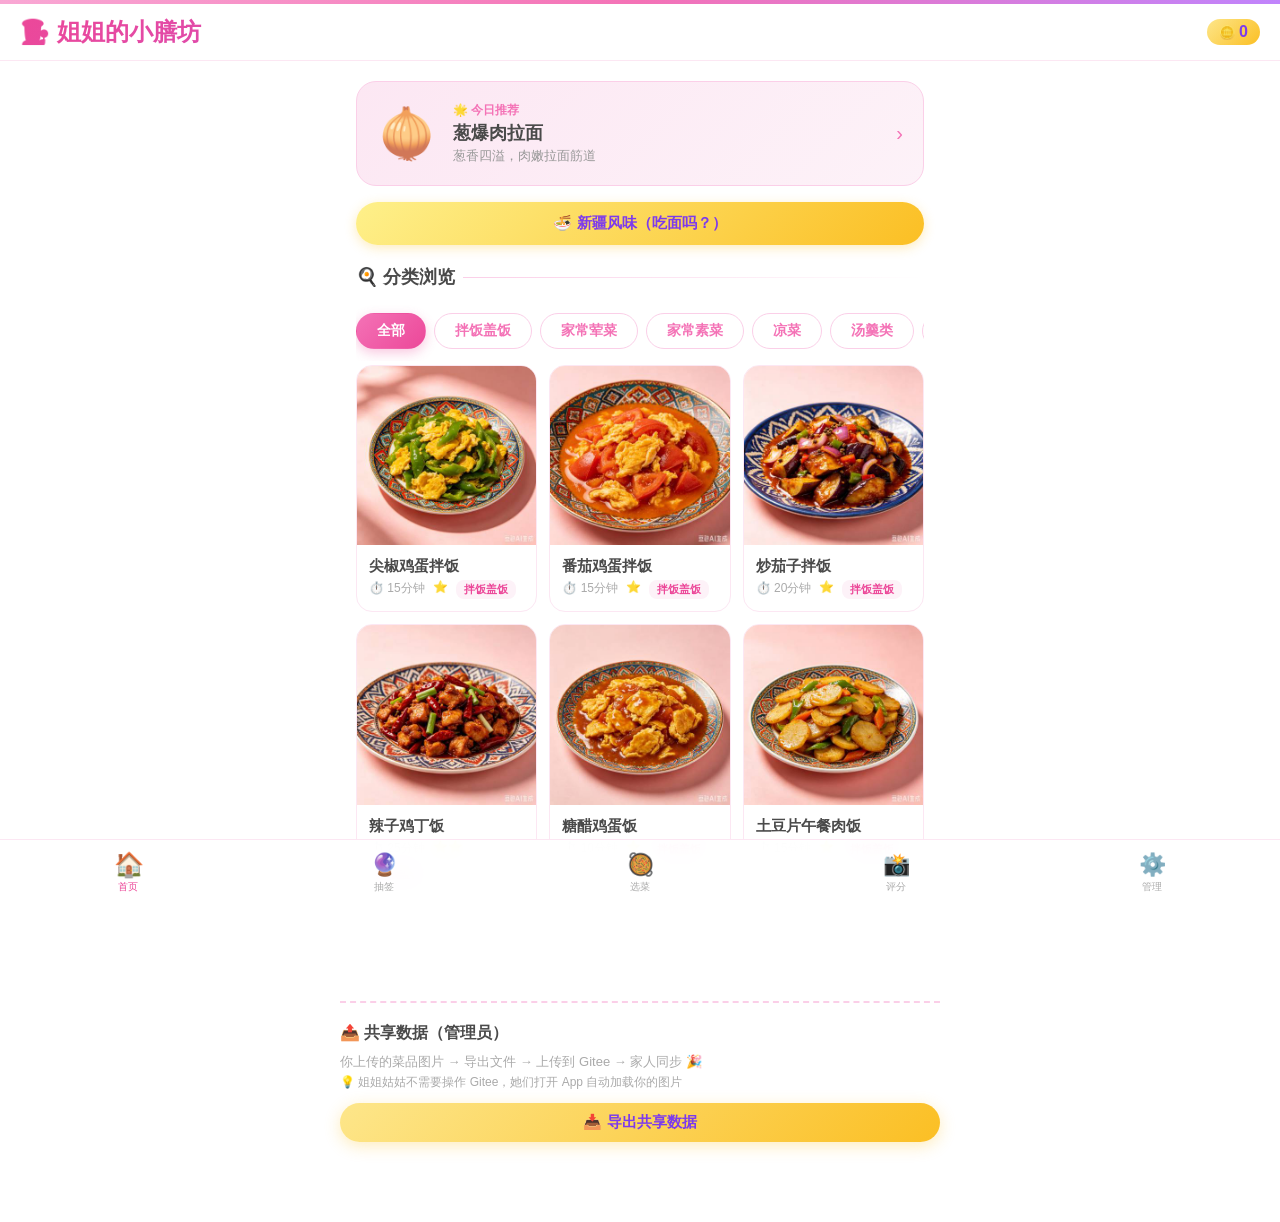
<file: index.html>
﻿<!DOCTYPE html>
<html lang="zh-CN">
<head>
<meta charset="UTF-8">
<meta name="viewport" content="width=device-width, initial-scale=1.0, maximum-scale=1.0, user-scalable=no">
<meta name="description" content="姐姐的小膳坊 - 每天不知道吃啥？让姐姐帮你决定！">
<meta name="theme-color" content="#f472b6">
<link rel="manifest" href="manifest.json">
<link rel="apple-touch-icon" href="assets/icon-192.png">
<title>姐姐的小膳坊 🍳</title>
<link rel="stylesheet" href="css/style.css?v=6">
</head>
<body>
<div class="top-bar"></div>

<header class="header">
  <div class="logo" onclick="switchPage('home')">👩‍🍳 姐姐的小膳坊</div>
  <div class="coins" onclick="switchPage('home')">🪙 <span id="coinCount">0</span></div>
</header>

<!-- ===== 首页 ===== -->
<div class="page active" id="page-home">
  <div class="daily-rec" id="dailyRec" onclick="goToDetail(dailyDishIndex)">
    <div class="rec-emoji" id="dailyEmoji">🍲</div>
    <div class="rec-info">
      <div class="rec-label">🌟 今日推荐</div>
      <div class="rec-name" id="dailyName">加载中...</div>
      <div class="rec-desc" id="dailyDesc"></div>
    </div>
    <div class="rec-arrow">›</div>
  </div>
  <div style="display:flex;gap:8px;margin:12px 0;">
    <div onclick="currentCategory='新疆风味';switchPage('browse')" style="flex:1;display:flex;align-items:center;gap:6px;padding:12px 16px;border-radius:50px;background:linear-gradient(135deg,#fef08a,#fbbf24);cursor:pointer;font-weight:700;font-size:15px;color:#7c3aed;justify-content:center;box-shadow:0 3px 12px rgba(251,191,36,0.3);">
      🍜 新疆风味（吃面吗？）
    </div>
  </div>
  <div class="section-title">🍳 分类浏览</div>
  <div class="category-tabs" id="homeCats"></div>
  <div class="dish-grid" id="homeDishGrid"></div>
</div>
<!-- ===== 抽签 ===== -->
<div class="page fortune-page" id="page-fortune">
  <div class="nav-row">
    <button onclick="switchPage('home')">🏠 首页</button>
    <button onclick="switchPage('browse')">🥘 选菜</button>
  </div>
  <div class="fortune-witch-area">
    <div class="fortune-witch-wrap">
      <svg class="witch-drawing" viewBox="0 0 240 280" xmlns="http://www.w3.org/2000/svg">
        <defs>
          <linearGradient id="fdGrad"><stop offset="0%" stop-color="#7c3aed"/><stop offset="100%" stop-color="#4c1d95"/></linearGradient>
          <linearGradient id="fhGrad"><stop offset="0%" stop-color="#2d1b4e"/><stop offset="100%" stop-color="#1a0a2e"/></linearGradient>
          <filter id="fGlow"><feGaussianBlur stdDeviation="2"/><feMerge><feMergeNode/><feMergeNode in="SourceGraphic"/></feMerge></filter>
        </defs>
        <path d="M120 180 Q120 220 90 260 L150 260 Q120 220 120 180" fill="url(#fdGrad)"/>
        <path d="M65 200 Q55 240 45 270 Q80 250 90 220 Q100 240 135 270 Q145 250 120 220 Z" fill="#1a0a2e" opacity="0.4"/>
        <circle cx="120" cy="150" r="28" fill="#fce7d2"/>
        <path d="M92 145 Q88 122 102 118 Q98 128 100 142 Z" fill="#2d1b4e"/>
        <path d="M148 145 Q152 122 138 118 Q142 128 140 142 Z" fill="#2d1b4e"/>
        <path d="M102 125 Q120 116 138 125 Q130 130 110 130 Z" fill="#2d1b4e"/>
        <path d="M92 137 L148 137 Q146 118 120 75 Q94 118 92 137 Z" fill="url(#fhGrad)"/>
        <ellipse cx="120" cy="138" rx="32" ry="5" fill="#2d1b4e"/>
        <ellipse cx="120" cy="138" rx="30" ry="4.5" fill="none" stroke="#a855f7" stroke-width="1.5"/>
        <text x="120" y="105" text-anchor="middle" font-size="14" fill="#fbbf24">✦</text>
        <path d="M120 75 Q128 66 124 62" fill="none" stroke="#2d1b4e" stroke-width="2.5" stroke-linecap="round"/>
        <ellipse cx="105" cy="148" rx="5" ry="2" fill="none" stroke="#2d1b4e" stroke-width="1.5"/>
        <ellipse cx="135" cy="148" rx="5" ry="2" fill="none" stroke="#2d1b4e" stroke-width="1.5"/>
        <ellipse cx="105" cy="145" rx="2.5" ry="1.5" fill="#2d1b4e"/>
        <ellipse cx="135" cy="145" rx="2.5" ry="1.5" fill="#2d1b4e"/>
        <path d="M97 140 Q102 136 110 138" fill="none" stroke="#2d1b4e" stroke-width="2" stroke-linecap="round"/>
        <path d="M130 138 Q138 136 143 140" fill="none" stroke="#2d1b4e" stroke-width="2" stroke-linecap="round"/>
        <ellipse cx="100" cy="160" rx="5" ry="2.5" fill="#f9a8d4" opacity="0.5"/>
        <ellipse cx="140" cy="160" rx="5" ry="2.5" fill="#f9a8d4" opacity="0.5"/>
        <path d="M113 163 Q120 170 127 163" fill="none" stroke="#d4726a" stroke-width="2" stroke-linecap="round"/>
        <path d="M113 163 Q110 160 112 158" fill="none" stroke="#d4726a" stroke-width="1.5" stroke-linecap="round"/>
        <path d="M127 163 Q130 160 128 158" fill="none" stroke="#d4726a" stroke-width="1.5" stroke-linecap="round"/>
        <path d="M92 188 Q72 178 65 165 Q62 158 65 156" fill="none" stroke="#fce7d2" stroke-width="6" stroke-linecap="round"/>
        <line x1="65" y1="158" x2="50" y2="128" stroke="#5c3a1e" stroke-width="3" stroke-linecap="round"/>
        <polygon points="50,119 53,126 61,126 55,130 57,139 50,133 43,139 45,130 39,126 47,126" fill="#fbbf24" filter="url(#fGlow)" class="fWandStar">
          <animateTransform attributeName="transform" type="rotate" from="0 50 129" to="360 50 129" dur="3s" repeatCount="indefinite"/>
        </polygon>
        <circle cx="50" cy="129" r="10" fill="url(#fdGrad)" opacity="0.5">
          <animate attributeName="r" values="8;14;8" dur="1.5s" repeatCount="indefinite"/>
          <animate attributeName="opacity" values="0.3;0.7;0.3" dur="1.5s" repeatCount="indefinite"/>
        </circle>
        <path d="M148 188 Q160 192 165 200" fill="none" stroke="#fce7d2" stroke-width="5" stroke-linecap="round"/>
        <circle cx="35" cy="115" r="1.8" fill="#fbbf24" opacity="0.6">
          <animate attributeName="cy" values="115;95;115" dur="2s" repeatCount="indefinite"/>
          <animate attributeName="opacity" values="0.6;0;0.6" dur="2s" repeatCount="indefinite"/>
        </circle>
        <circle cx="42" cy="108" r="1.3" fill="#a855f7" opacity="0.5">
          <animate attributeName="cy" values="108;88;108" dur="2.5s" repeatCount="indefinite"/>
          <animate attributeName="opacity" values="0.5;0;0.5" dur="2.5s" repeatCount="indefinite"/>
        </circle>
        <circle cx="195" cy="125" r="1.8" fill="#fbbf24" opacity="0.4">
          <animate attributeName="cy" values="125;105;125" dur="3s" repeatCount="indefinite"/>
          <animate attributeName="opacity" values="0.4;0;0.4" dur="3s" repeatCount="indefinite"/>
        </circle>
      </svg>
    </div>
    <div class="speech-bubble" id="speechBubble">想不起来吃啥<br>那就交给命运吧 🪄</div>
  </div>
  <br>
  <button class="btn btn-primary" onclick="drawFortune()" id="fortuneBtn" style="font-size:18px;padding:14px 40px;">🔮 抽签决定</button>
  <div style="margin-top:16px;">
    <div class="fortune-result" id="fortuneResult">
      <span class="food-emoji" id="fortuneEmoji">🍽️</span>
      <div class="food-name" id="fortuneName">点击抽签</div>
      <div class="food-sub" id="fortuneCat"></div>
    </div>
  </div>
</div>

<!-- ===== 浏览 ===== -->
<div class="page" id="page-browse">
  <div class="nav-row"><button onclick="switchPage('home')">🏠 首页</button></div>
  <div class="category-tabs" id="browseCats"></div>
  <div class="dish-grid" id="browseDishGrid"></div>
</div>

<!-- ===== 菜品详情 ===== -->
<div class="page" id="page-detail">
  <div class="detail-header">
    <button class="back-btn" onclick="goBackFromDetail()">‹</button>
    <span class="detail-emoji" id="detailEmoji">🍲</span>
    <h2 id="detailName">菜名</h2>
    <div class="detail-meta">
      <span>⏱️ <span id="detailTime">15分钟</span></span>
      <span>⭐ <span id="detailDiff">简单</span></span>
      <span>📂 <span id="detailCat">分类</span></span>
    </div>
  </div>
  <div style="display:flex;gap:8px;margin-bottom:4px;">
    <button class="btn btn-outline btn-sm" onclick="switchPage('browse')" style="flex:1">🥘 返回选菜</button>
    <button class="btn btn-outline btn-sm" onclick="switchPage('home')" style="flex:1">🏠 首页</button>
  </div>
  <div class="section-box"><p id="detailDesc" style="color:#888;font-size:14px;line-height:1.6;"></p></div>
  <div class="section-box"><h3>🥕 食材</h3><div class="ingredient-list" id="detailIngredients"></div></div>
  <div class="section-box"><h3>👩‍🍳 步骤</h3><div class="step-list" id="detailSteps"></div></div>
  <button class="btn btn-primary btn-block" onclick="startCookMode()" style="margin:16px 0 24px;">🍳 开始做饭模式</button>
</div>

<!-- ===== 上传评分 ===== -->
<div class="page rating-page" id="page-rating">
  <div class="nav-row"><button onclick="switchPage('home')">🏠 首页</button></div>
  
  
  <div class="section-box">
    <h3>🍽️ 选择菜品</h3>
    <select id="ratingDishSelect" onchange="selectRatingDish()"><option value="">-- 请选择菜品 --</option></select>
  </div>
  <div class="section-box">
    <h3>⭐ 评分</h3>
    <div class="stars" id="starSelect">
      <span onclick="setRating(1)">☆</span><span onclick="setRating(2)">☆</span>
      <span onclick="setRating(3)">☆</span><span onclick="setRating(4)">☆</span>
      <span onclick="setRating(5)">☆</span>
    </div>
    <div class="rating-text" id="ratingText"></div>
  </div>
  <div class="section-box">
    <h3>📷 上传照片</h3>
    <div class="photo-upload" id="photoUpload" onclick="document.getElementById('photoInput').click()">
      <input type="file" id="photoInput" accept="image/*" capture="environment" style="display:none" onchange="handlePhoto(event)">
      <div class="upload-icon">📷</div>
      <div class="upload-text">点击拍照或从相册选择</div>
    </div>
  </div>
  <button class="btn btn-primary btn-block" onclick="submitRating()" id="submitRatingBtn">🪙 提交评分 (+20金币)</button>
  <div class="section-box" style="margin-top:16px;"><h3>📋 评分记录</h3><div id="ratingHistory"></div></div>
</div>

<!-- ===== 管理菜单 ===== -->
<div class="page" id="page-manage">
  <div class="nav-row">
    <button onclick="switchPage('home')">🏠 首页</button>
    <button class="btn btn-sm btn-primary" onclick="showAddDishModal()" style="margin-left:auto;">➕ 添加</button>
  </div>
  
  <div class="category-tabs" id="manageCats"></div>
  <div class="manage-list" id="manageList"></div>
</div>

<!-- ===== 做饭模式 ===== -->
<div class="cook-mode" id="cookMode">
  <div class="cook-header">
    <span class="cook-emoji" id="cookEmoji">🍲</span>
    <span class="cook-name" id="cookName">菜名</span>
    <button class="cook-close" onclick="closeCookMode()">✕</button>
  </div>
  <div class="cook-body">
    <div class="cook-step-num" id="cookStepNum">第 1 步</div>
    <div class="cook-step-text" id="cookStepText">准备食材</div>
    <div class="cook-progress"><div class="cook-progress-bar" id="cookProgressBar" style="width:0%"></div></div>
  </div>
  <div class="cook-actions">
    <button class="btn btn-outline" style="flex:1" onclick="prevCookStep()">⬅ 上一步</button>
    <button class="btn btn-primary" style="flex:1" onclick="nextCookStep()">下一步 ➡</button>
  </div>
</div>

<!-- ===== 金币彩蛋 ===== -->
<div class="egg-overlay" id="eggOverlay">
  <div style="text-align:center;">
    <div class="egg-card" id="eggCard" onclick="flipEggCard()">
      <div class="egg-inner">
        <div class="egg-face egg-front">
          <div class="egg-big">🎉</div>
          <h2>恭喜你已经获得了<br>100 个金币！</h2>
          <div class="egg-sub">✨ 翻过来看看 ✨</div>
          <div class="egg-tap">👆 点我翻转</div>
        </div>
        <div class="egg-face egg-back">
          <div class="egg-witch-wrap">
            <svg viewBox="0 0 120 140" style="width:100%;height:100%">
              <defs><linearGradient id="egGrad"><stop offset="0%" stop-color="#7c3aed"/><stop offset="100%" stop-color="#4c1d95"/></linearGradient></defs>
              <ellipse cx="75" cy="115" rx="22" ry="16" fill="url(#egGrad)"/>
              <path d="M55 108 Q48 120 52 128 Q65 122 75 118 Q85 122 98 128 Q102 120 95 108 Z" fill="#1a0a2e" opacity="0.4"/>
              <circle cx="75" cy="88" r="16" fill="#fce7d2"/>
              <path d="M62 83 L88 83 Q86 70 75 52 Q64 70 62 83 Z" fill="#2d1b4e"/>
              <ellipse cx="75" cy="83" rx="17" ry="3" fill="#2d1b4e"/>
              <text x="75" y="70" text-anchor="middle" font-size="7" fill="#fbbf24">✦</text>
              <path d="M60 88 Q58 76 65 74 Q63 82 63 88" fill="#2d1b4e"/><path d="M90 88 Q92 76 85 74 Q87 82 87 88" fill="#2d1b4e"/>
              <path d="M70 86 Q72 83 74 86" fill="none" stroke="#2d1b4e" stroke-width="1.5" stroke-linecap="round"/>
              <path d="M76 86 Q78 83 80 86" fill="none" stroke="#2d1b4e" stroke-width="1.5" stroke-linecap="round"/>
              <ellipse cx="68" cy="90" rx="3" ry="1.5" fill="#f9a8d4" opacity="0.5"/>
              <ellipse cx="82" cy="90" rx="3" ry="1.5" fill="#f9a8d4" opacity="0.5"/>
              <path d="M72 92 Q75 95 78 92" fill="none" stroke="#d4726a" stroke-width="1.2" stroke-linecap="round"/>
              <path d="M60 102 Q55 106 58 112" fill="none" stroke="#fce7d2" stroke-width="3" stroke-linecap="round"/>
              <path d="M90 102 Q95 106 92 112" fill="none" stroke="#fce7d2" stroke-width="3" stroke-linecap="round"/>
              <line x1="52" y1="98" x2="42" y2="80" stroke="#5c3a1e" stroke-width="2" stroke-linecap="round"/>
              <polygon points="42,75 43,79 47,79 44,81 45,85 42,82 39,85 40,81 37,79 41,79" fill="#fbbf24"/>
              <text x="25" y="72" font-size="8" fill="#fbbf24">✨</text>
            </svg>
          </div>
          <h3>妹妹这么辛苦<br>这么贴心<br>请他喝杯奶茶吧 🥺💕🧋</h3>
          <div class="egg-heart">❤️</div>
        </div>
      </div>
    </div>
    <button class="egg-close" onclick="closeEgg()">关闭 ✕</button>
  </div>
</div>

<!-- ===== 女巫弹窗 ===== -->
<div class="witch-modal-overlay" id="witchModal">
  <div class="witch-modal-content">
    <div class="witch-modal-witch">
      <svg viewBox="0 0 100 120" style="width:100%;height:100%">
        <defs><linearGradient id="wmGrad"><stop offset="0%" stop-color="#7c3aed"/><stop offset="100%" stop-color="#4c1d95"/></linearGradient></defs>
        <ellipse cx="60" cy="98" rx="18" ry="14" fill="url(#wmGrad)"/>
        <path d="M42 92 Q36 102 40 108 Q50 103 60 100 Q70 103 80 108 Q84 102 78 92 Z" fill="#1a0a2e" opacity="0.4"/>
        <circle cx="60" cy="75" r="14" fill="#fce7d2"/>
        <path d="M49 71 L71 71 Q70 60 60 42 Q50 60 49 71 Z" fill="#2d1b4e"/>
        <ellipse cx="60" cy="71" rx="15" ry="2.5" fill="#2d1b4e"/>
        <text x="60" y="60" text-anchor="middle" font-size="6" fill="#fbbf24">✦</text>
        <path d="M48 75 Q46 66 52 64 Q50 72 50 75" fill="#2d1b4e"/><path d="M72 75 Q74 66 68 64 Q70 72 70 75" fill="#2d1b4e"/>
        <path d="M55 73 Q57 70 59 73" fill="none" stroke="#2d1b4e" stroke-width="1.5" stroke-linecap="round"/>
        <path d="M61 73 Q63 70 65 73" fill="none" stroke="#2d1b4e" stroke-width="1.5" stroke-linecap="round"/>
        <ellipse cx="54" cy="77" rx="2.5" ry="1" fill="#f9a8d4" opacity="0.5"/>
        <ellipse cx="66" cy="77" rx="2.5" ry="1" fill="#f9a8d4" opacity="0.5"/>
        <path d="M58 79 Q60 81 62 79" fill="none" stroke="#d4726a" stroke-width="1.2" stroke-linecap="round"/>
        <line x1="42" y1="85" x2="34" y2="70" stroke="#5c3a1e" stroke-width="1.8" stroke-linecap="round"/>
        <polygon points="34,66 35,69 38,69 36,71 36,74 34,71 32,74 32,71 30,69 33,69" fill="#fbbf24"/>
      </svg>
    </div>
    <div class="wm-text" id="wmText">评分成功！🪙+20</div>
    <div class="wm-sub" id="wmSub">别忘了去首页打个卡哦～</div>
    <div class="wm-actions" id="wmActions">
      <button class="btn btn-primary btn-sm" onclick="switchPage('home');closeWitchModal()">✅ 去打卡</button>
      <button class="btn btn-outline btn-sm" onclick="closeWitchModal()">继续评分</button>
    </div>
  </div>
</div>

<!-- ===== 添加/编辑菜品 Modal ===== -->
<div class="modal-overlay" id="addDishModal">
  <div class="modal-content">
    <h3 id="modalTitle">➕ 添加菜品</h3>
    <div class="form-group"><label>菜名</label><input id="mName" placeholder="例：麻婆豆腐"></div>
    <div class="form-group">
      <label>分类</label>
      <select id="mCategory">
        <option value="拌饭盖饭">拌饭盖饭</option>
        <option value="家常荤菜">家常荤菜</option>
        <option value="家常素菜">家常素菜</option>
        <option value="凉菜">凉菜</option>
        <option value="汤羹类">汤羹类</option>
        <option value="新疆风味">新疆风味</option>
      </select>
    </div>
    <div class="form-group">
      <label>Emoji 图标（可复制粘贴）</label>
      <input id="mEmoji" placeholder="例：🍲" value="🍽️">
    </div>
    <div class="form-group">
      <label>菜品图片（可选，支持上传/复制粘贴/从相册选择）</label>
      <div style="display:flex;gap:8px;margin-bottom:6px;">
        <input type="file" id="mImageInput" accept="image/*" style="display:none" onchange="handleDishImageUpload(event)">
        <button class="btn btn-sm btn-outline" onclick="document.getElementById('mImageInput').click()">📷 上传</button>
        <button class="btn btn-sm btn-outline" onclick="navigator.clipboard?.read?.()?.then(items=>{
          for(let item of items){
            if(item.types.includes('image/png')||item.types.includes('image/jpeg')){
              item.getType(item.types.find(t=>t.startsWith('image/'))).then(blob=>{
                const r=new FileReader(); r.onload=e=>{document.getElementById('mImagePreview').innerHTML='<img src=\"'+e.target.result+'\" alt=\"preview\">';document.getElementById('mImageData').value=e.target.result;}; r.readAsDataURL(blob);
              });
            }
          }
        }).catch(()=>alert('粘贴图片到下面的框里也可以哦'))">📋 粘贴</button>
        <button class="btn btn-sm btn-outline" onclick="clearDishImage()">🗑️ 清除</button>
      </div>
      <div id="mImagePreview" style="width:100%;aspect-ratio:16/9;border-radius:12px;border:2px dashed var(--pink-200);background:var(--pink-50);display:flex;align-items:center;justify-content:center;font-size:13px;color:#aaa;overflow:hidden;cursor:text;" contenteditable="false" onpaste="handleDishImagePaste(event)">
        暂无图片，可上传或粘贴
      </div>
      <input type="hidden" id="mImageData" value="">
      <p style="font-size:11px;color:#aaa;margin-top:4px;">💡 支持：点击上传 / Ctrl+V 粘贴（从网页复制图片） / 点击"粘贴"按钮</p>
    </div>
    <div class="form-group"><label>简介</label><input id="mDesc" placeholder="简短描述这道菜"></div>
    <div class="form-group"><label>食材（逗号分隔）</label><textarea id="mIngredients" placeholder="豆腐 1块, 肉末 50g, 豆瓣酱"></textarea></div>
    <div class="form-group"><label>步骤（每行一步）</label><textarea id="mSteps" placeholder="豆腐切块&#10;焯水&#10;炒肉末"></textarea></div>
    <div style="display:flex;gap:8px;">
      <button class="btn btn-outline" style="flex:1" onclick="closeModal('addDishModal')">取消</button>
      <button class="btn btn-primary" style="flex:1" onclick="saveDish()">保存</button>
    </div>
  </div>
</div>

<!-- ===== 导出共享数据 ===== -->
<div style="margin:20px 16px 80px 16px;max-width:600px;margin-left:auto;margin-right:auto;padding-top:20px;border-top:2px dashed var(--pink-200);">
  <div style="display:flex;align-items:center;gap:8px;font-size:16px;font-weight:700;color:#4a4a4a;margin-bottom:8px;">
    📤 共享数据（管理员）
  </div>
  <p style="font-size:13px;color:#aaa;margin-bottom:10px;line-height:1.6;">
    你上传的菜品图片 → 导出文件 → 上传到 Gitee → 家人同步 🎉<br>
    <span style="font-size:12px;">💡 姐姐姑姑不需要操作 Gitee，她们打开 App 自动加载你的图片</span>
  </p>
  <button class="btn btn-gold btn-block" onclick="exportSharedData()">📥 导出共享数据</button>
  <div id="exportStatus" style="font-size:13px;color:#888;margin-top:8px;text-align:center;"></div>
</div>
<nav class="bottom-nav">
  <button class="active" onclick="switchPage('home')"><span class="nav-icon">🏠</span>首页</button>
  <button onclick="switchPage('fortune')"><span class="nav-icon">🔮</span>抽签</button>
  <button onclick="switchPage('browse')"><span class="nav-icon">🥘</span>选菜</button>
  <button onclick="switchPage('rating')"><span class="nav-icon">📸</span>评分</button>
  <button onclick="switchPage('manage')"><span class="nav-icon">⚙️</span>管理</button>
</nav>

<div class="particles" id="particles"></div>
<div class="confetti-wrap" id="confettiWrap"></div>

<script src="js/dishes.js?v=5"></script>
<script src="js/app.js?v=7"></script>
<script>
if("serviceWorker" in navigator){
  navigator.serviceWorker.register("sw.js", {updateViaCache: "none"}).then(reg => {
    if (reg.active && !navigator.serviceWorker.controller) {
      window.location.reload();
    }
    reg.addEventListener("updatefound", () => {
      const sw = reg.installing || reg.waiting;
      if (!sw) return;
      sw.addEventListener("statechange", () => {
        if (sw.state === "installed" && navigator.serviceWorker.controller) {
          sw.postMessage("skipWaiting");
        }
      });
    });
  }).catch(()=>{});
  let refreshing = false;
  navigator.serviceWorker.addEventListener("controllerchange", () => {
    if (!refreshing) { refreshing = true; window.location.reload(); }
  });
}
</script>
</body>
</html>
</file>
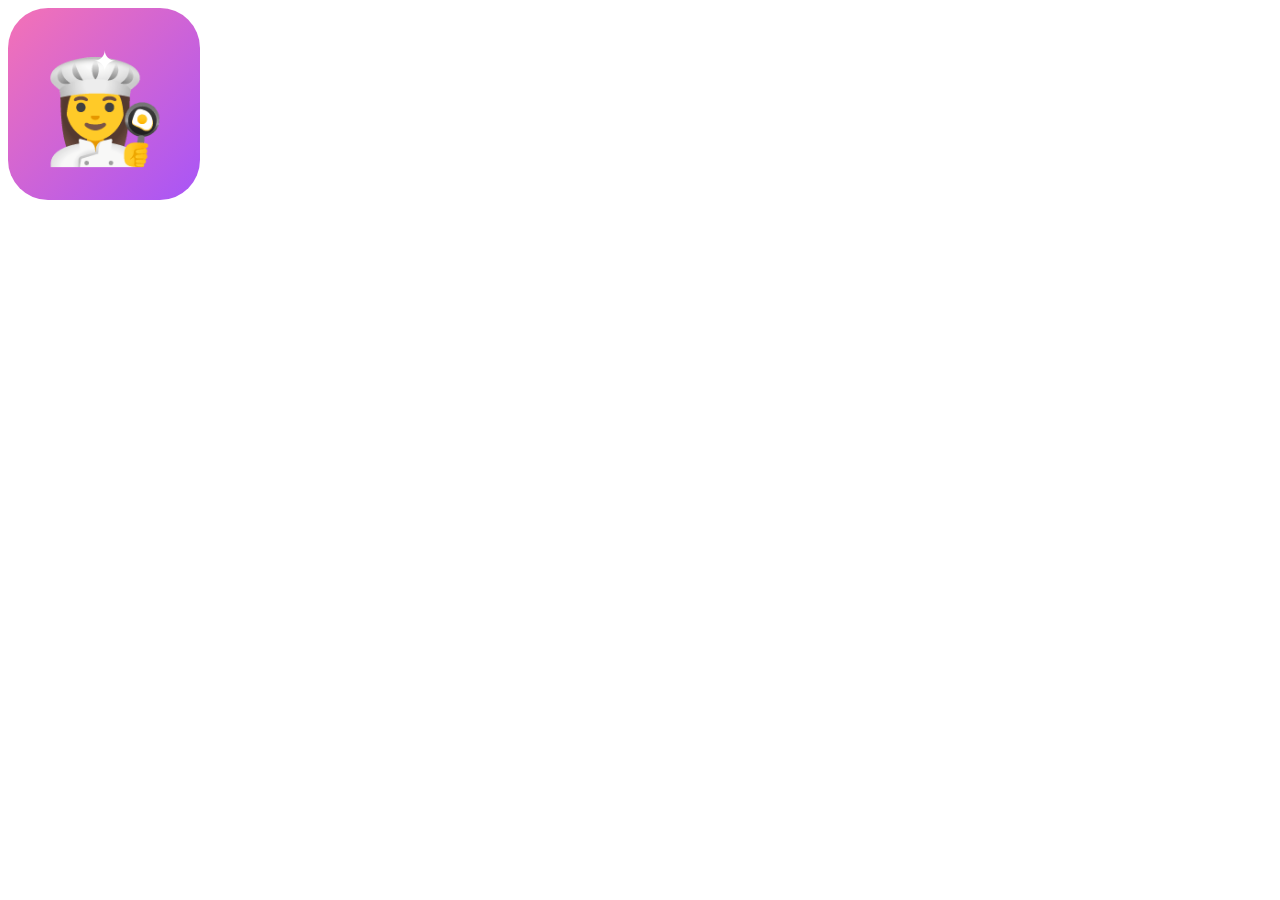
<file: assets/gen-icons.html>
﻿<!DOCTYPE html>
<html><body>
<canvas id="c" width="192" height="192"></canvas>
<script>
const c = document.getElementById("c").getContext("2d");
const g = c.createLinearGradient(0,0,192,192);
g.addColorStop(0,"#f472b6"); g.addColorStop(1,"#a855f7");
c.fillStyle = g;
c.beginPath(); c.roundRect(0,0,192,192,40); c.fill();
c.font = "100px sans-serif"; c.textAlign = "center"; c.textBaseline = "middle";
c.fillStyle = "#fff"; c.fillText("👩‍🍳",96,110);
c.font = "28px sans-serif"; c.fillText("✦",96,55);
// Download
const a = document.createElement("a");
a.download = "icon-192.png";
a.href = document.getElementById("c").toDataURL("image/png");
a.click();
const c2 = document.createElement("canvas"); c2.width=512; c2.height=512;
const ctx = c2.getContext("2d");
const g2 = ctx.createLinearGradient(0,0,512,512);
g2.addColorStop(0,"#f472b6"); g2.addColorStop(1,"#a855f7");
ctx.fillStyle = g2;
ctx.beginPath(); ctx.roundRect(0,0,512,512,100); ctx.fill();
ctx.font = "280px sans-serif"; ctx.textAlign = "center"; ctx.textBaseline = "middle";
ctx.fillStyle = "#fff"; ctx.fillText("👩‍🍳",256,300);
ctx.font = "80px sans-serif"; ctx.fillText("✦",256,130);
const a2 = document.createElement("a");
a2.download = "icon-512.png";
a2.href = c2.toDataURL("image/png");
a2.click();
</script></body></html>
</file>
<file: css/style.css>
﻿/* ===== 姐姐的小膳坊 - 粉嫩公主风 V2 ===== */
:root {
  --pink-50: #fdf2f8;
  --pink-100: #fce7f3;
  --pink-200: #fbcfe8;
  --pink-300: #f9a8d4;
  --pink-400: #f472b6;
  --pink-500: #ec4899;
  --pink-600: #db2777;
  --purple-300: #c084fc;
  --purple-400: #a855f7;
  --purple-500: #9333ea;
  --yellow-300: #fde68a;
  --yellow-400: #fbbf24;
  --gold: #f59e0b;
  --star: #f59e0b;
}

* { margin: 0; padding: 0; box-sizing: border-box; -webkit-tap-highlight-color: transparent; }
body {
  font-family: -apple-system, BlinkMacSystemFont, "Segoe UI", "PingFang SC", "Microsoft YaHei", sans-serif;
  background: #fff;
  color: #4a4a4a;
  min-height: 100vh;
  overflow-x: hidden;
}

.top-bar {
  background: linear-gradient(135deg, var(--pink-300), var(--pink-400), var(--purple-300));
  height: 4px;
  width: 100%;
  position: fixed;
  top: 0;
  z-index: 1000;
}

.header {
  position: sticky;
  top: 4px;
  z-index: 999;
  background: rgba(255,255,255,0.95);
  backdrop-filter: blur(12px);
  -webkit-backdrop-filter: blur(12px);
  border-bottom: 1px solid var(--pink-100);
  padding: 12px 20px;
  display: flex;
  align-items: center;
  gap: 12px;
}
.header .logo {
  font-size: 24px;
  font-weight: 800;
  background: linear-gradient(135deg, var(--pink-500), var(--purple-400));
  -webkit-background-clip: text;
  -webkit-text-fill-color: transparent;
  background-clip: text;
  flex: 1;
  cursor: pointer;
}
.header .coins {
  display: flex;
  align-items: center;
  gap: 4px;
  background: linear-gradient(135deg, var(--yellow-300), var(--yellow-400));
  padding: 4px 12px;
  border-radius: 20px;
  font-size: 13px;
  font-weight: 700;
  color: #7c3aed;
  cursor: pointer;
}
.header .coins span { font-size: 16px; }

/* ===== 返回/首页导航 ===== */
.nav-row {
  display: flex;
  gap: 8px;
  padding: 8px 0;
  margin-bottom: 4px;
}
.nav-row button {
  padding: 6px 14px;
  border: 1px solid var(--pink-200);
  background: var(--pink-50);
  border-radius: 20px;
  font-size: 13px;
  font-weight: 600;
  cursor: pointer;
  color: var(--pink-500);
  transition: all 0.2s;
  display: flex;
  align-items: center;
  gap: 4px;
}
.nav-row button:active { transform: scale(0.95); background: var(--pink-100); }

.bottom-nav {
  position: fixed;
  bottom: 0;
  left: 0;
  right: 0;
  z-index: 999;
  background: rgba(255,255,255,0.95);
  backdrop-filter: blur(12px);
  -webkit-backdrop-filter: blur(12px);
  border-top: 1px solid var(--pink-100);
  display: flex;
  justify-content: space-around;
  padding: 6px 0 env(safe-area-inset-bottom, 6px) 0;
}
.bottom-nav button {
  flex: 1;
  display: flex;
  flex-direction: column;
  align-items: center;
  gap: 2px;
  padding: 6px 0;
  border: none;
  background: transparent;
  font-size: 10px;
  color: #aaa;
  cursor: pointer;
  transition: all 0.3s;
}
.bottom-nav button .nav-icon { font-size: 22px; }
.bottom-nav button.active { color: var(--pink-500); }
.bottom-nav button.active .nav-icon { transform: scale(1.1); }

.page {
  display: none;
  padding: 8px 16px 80px 16px;
  max-width: 600px;
  margin: 0 auto;
  animation: fadeUp 0.4s ease;
}
.page.active { display: block; }
@keyframes fadeUp { from { opacity: 0; transform: translateY(16px); } to { opacity: 1; transform: translateY(0); } }

.card {
  background: #fff;
  border-radius: 16px;
  padding: 16px;
  box-shadow: 0 2px 12px rgba(236,72,153,0.08);
  border: 1px solid var(--pink-100);
  transition: all 0.3s;
}
.card:active { transform: scale(0.98); }

.btn {
  display: inline-flex;
  align-items: center;
  justify-content: center;
  gap: 6px;
  padding: 10px 24px;
  border: none;
  border-radius: 50px;
  font-size: 15px;
  font-weight: 600;
  cursor: pointer;
  transition: all 0.3s;
}
.btn-primary {
  background: linear-gradient(135deg, var(--pink-400), var(--pink-500));
  color: #fff;
  box-shadow: 0 4px 16px rgba(236,72,153,0.3);
}
.btn-primary:hover { transform: translateY(-2px); }
.btn-primary:active { transform: translateY(0); }
.btn-purple {
  background: linear-gradient(135deg, var(--purple-300), var(--purple-400));
  color: #fff;
  box-shadow: 0 4px 16px rgba(168,85,247,0.3);
}
.btn-gold {
  background: linear-gradient(135deg, var(--yellow-300), var(--yellow-400));
  color: #7c3aed;
  box-shadow: 0 4px 16px rgba(251,191,36,0.3);
}
.btn-outline {
  background: transparent;
  border: 2px solid var(--pink-200);
  color: var(--pink-500);
}
.btn:disabled { opacity: 0.5; cursor: not-allowed; transform: none !important; }
.btn-sm { padding: 6px 16px; font-size: 13px; }
.btn-block { width: 100%; }

/* ===== 首页 ===== */
.section-title {
  font-size: 18px;
  font-weight: 700;
  color: #4a4a4a;
  margin: 20px 0 12px 0;
  display: flex;
  align-items: center;
  gap: 8px;
}
.section-title::after {
  content: "";
  flex: 1;
  height: 1px;
  background: linear-gradient(to right, var(--pink-200), transparent);
}

.quick-entries {
  display: grid;
  grid-template-columns: repeat(4, 1fr);
  gap: 12px;
  margin: 16px 0;
}
.quick-entry {
  display: flex;
  flex-direction: column;
  align-items: center;
  gap: 6px;
  padding: 14px 8px;
  border-radius: 16px;
  border: 1px solid var(--pink-100);
  background: linear-gradient(180deg, var(--pink-50), #fff);
  cursor: pointer;
  transition: all 0.3s;
}
.quick-entry:active { transform: scale(0.95); }
.quick-entry .qe-icon { font-size: 28px; }
.quick-entry .qe-label { font-size: 12px; font-weight: 600; color: var(--pink-600); }

.daily-rec {
  background: linear-gradient(135deg, var(--pink-100), var(--pink-50));
  border-radius: 20px;
  padding: 20px;
  margin: 16px 0;
  display: flex;
  align-items: center;
  gap: 16px;
  cursor: pointer;
  transition: all 0.3s;
  border: 1px solid var(--pink-200);
}
.daily-rec:active { transform: scale(0.98); }
.daily-rec .rec-emoji { font-size: 48px; }
.daily-rec .rec-info { flex: 1; }
.daily-rec .rec-info .rec-label { font-size: 12px; color: var(--pink-400); font-weight: 600; }
.daily-rec .rec-info .rec-name { font-size: 18px; font-weight: 700; color: #4a4a4a; margin: 2px 0; }
.daily-rec .rec-info .rec-desc { font-size: 13px; color: #999; }
.daily-rec .rec-arrow { font-size: 20px; color: var(--pink-400); }

/* ===== 分类浏览 ===== */
.category-tabs {
  display: flex;
  gap: 8px;
  overflow-x: auto;
  padding: 12px 0;
  -webkit-overflow-scrolling: touch;
  scrollbar-width: none;
}
.category-tabs::-webkit-scrollbar { display: none; }
.category-tab {
  flex-shrink: 0;
  padding: 8px 20px;
  border-radius: 50px;
  border: 1.5px solid var(--pink-200);
  background: transparent;
  font-size: 14px;
  font-weight: 600;
  color: var(--pink-400);
  cursor: pointer;
  transition: all 0.3s;
  white-space: nowrap;
}
.category-tab.active {
  background: linear-gradient(135deg, var(--pink-400), var(--pink-500));
  color: #fff;
  border-color: transparent;
  box-shadow: 0 4px 12px rgba(236,72,153,0.3);
}
.category-tab:active { transform: scale(0.95); }

.dish-grid {
  display: grid;
  grid-template-columns: repeat(2, 1fr);
  gap: 12px;
  padding: 4px 0;
}

.dish-card {
  border-radius: 16px;
  overflow: hidden;
  border: 1px solid var(--pink-100);
  background: #fff;
  cursor: pointer;
  transition: all 0.3s;
}
.dish-card:active { transform: scale(0.97); }
.dish-card .dish-svg-wrap {
  width: 100%;
  aspect-ratio: 1;
  background: linear-gradient(135deg, var(--pink-50), #fdf2f8);
  display: flex;
  align-items: center;
  justify-content: center;
  font-size: 56px;
}
.dish-card .dish-info { padding: 12px; }
.dish-card .dish-info .dish-name { font-size: 15px; font-weight: 700; color: #4a4a4a; }
.dish-card .dish-info .dish-meta { font-size: 12px; color: #aaa; margin-top: 4px; display: flex; gap: 8px; flex-wrap: wrap; }
.dish-card .dish-info .dish-tag {
  display: inline-block;
  padding: 2px 8px;
  border-radius: 8px;
  background: var(--pink-50);
  color: var(--pink-500);
  font-size: 11px;
  font-weight: 600;
}

/* ===== 菜品详情 ===== */
.detail-header {
  position: relative;
  text-align: center;
  padding: 20px;
  background: linear-gradient(135deg, var(--pink-50), #fff);
  border-radius: 20px;
  margin-bottom: 16px;
}
.detail-header .detail-emoji { font-size: 72px; display: block; margin-bottom: 8px; }
.detail-header h2 { font-size: 24px; font-weight: 800; color: #4a4a4a; }
.detail-header .detail-meta { display: flex; gap: 16px; justify-content: center; margin-top: 8px; font-size: 13px; color: #999; flex-wrap: wrap; }
.detail-header .detail-meta span { display: flex; align-items: center; gap: 4px; }
.detail-header .back-btn {
  position: absolute;
  left: 8px;
  top: 8px;
  width: 36px;
  height: 36px;
  border-radius: 50%;
  border: none;
  background: rgba(255,255,255,0.8);
  font-size: 18px;
  cursor: pointer;
  display: flex;
  align-items: center;
  justify-content: center;
}

.section-box {
  background: #fff;
  border-radius: 16px;
  border: 1px solid var(--pink-100);
  padding: 16px;
  margin: 12px 0;
}
.section-box h3 {
  font-size: 16px;
  font-weight: 700;
  color: var(--pink-500);
  margin-bottom: 10px;
  display: flex;
  align-items: center;
  gap: 6px;
}
.ingredient-list { display: flex; flex-wrap: wrap; gap: 8px; }
.ingredient-tag {
  padding: 6px 14px;
  border-radius: 20px;
  background: var(--pink-50);
  border: 1px solid var(--pink-100);
  font-size: 13px;
  color: #666;
}
.step-list { counter-reset: step; }
.step-item {
  display: flex;
  gap: 12px;
  padding: 10px 0;
  border-bottom: 1px dashed var(--pink-100);
  counter-increment: step;
}
.step-item:last-child { border-bottom: none; }
.step-item::before {
  content: counter(step);
  flex-shrink: 0;
  width: 26px;
  height: 26px;
  border-radius: 50%;
  background: linear-gradient(135deg, var(--pink-300), var(--pink-400));
  color: #fff;
  display: flex;
  align-items: center;
  justify-content: center;
  font-size: 13px;
  font-weight: 700;
}

/* ===== 做饭模式 ===== */
.cook-mode {
  position: fixed;
  inset: 0;
  z-index: 2000;
  background: linear-gradient(135deg, #fff, var(--pink-50));
  display: none;
  flex-direction: column;
}
.cook-mode.active { display: flex; }
.cook-mode .cook-header {
  padding: 16px 20px;
  display: flex;
  align-items: center;
  gap: 12px;
  border-bottom: 1px solid var(--pink-100);
}
.cook-mode .cook-header .cook-emoji { font-size: 28px; }
.cook-mode .cook-header .cook-name { font-size: 18px; font-weight: 700; flex: 1; }
.cook-mode .cook-header .cook-close {
  width: 36px; height: 36px; border-radius: 50%; border: none;
  background: var(--pink-100); font-size: 18px; cursor: pointer;
}
.cook-mode .cook-body {
  flex: 1;
  display: flex;
  flex-direction: column;
  align-items: center;
  justify-content: center;
  padding: 40px 24px;
  text-align: center;
}
.cook-mode .cook-step-num {
  font-size: 14px;
  font-weight: 700;
  color: var(--pink-400);
  margin-bottom: 12px;
}
.cook-mode .cook-step-text {
  font-size: 28px;
  font-weight: 700;
  line-height: 1.5;
  color: #4a4a4a;
  margin-bottom: 24px;
}
.cook-mode .cook-progress {
  width: 100%;
  height: 6px;
  background: var(--pink-100);
  border-radius: 3px;
  overflow: hidden;
  margin: 20px 0;
}
.cook-mode .cook-progress .cook-progress-bar {
  height: 100%;
  background: linear-gradient(90deg, var(--pink-300), var(--pink-400));
  border-radius: 3px;
  transition: width 0.3s;
}
.cook-mode .cook-actions { display: flex; gap: 16px; padding: 16px 20px; }

/* ===== 抽签页 ===== */
.fortune-page {
  text-align: center;
  padding-top: 20px;
}
.fortune-witch-area {
  position: relative;
  width: 240px;
  height: 300px;
  margin: 0 auto;
}
.fortune-witch-wrap {
  width: 100%;
  height: 100%;
  animation: floatWitch 3s ease-in-out infinite;
}
@keyframes floatWitch {
  0%, 100% { transform: translateY(0); }
  50% { transform: translateY(-8px); }
}

.speech-bubble {
  position: absolute;
  top: -10px;
  right: -40px;
  background: rgba(255,255,255,0.97);
  color: #4a4a4a;
  padding: 12px 16px;
  border-radius: 16px;
  font-size: 14px;
  font-weight: 600;
  line-height: 1.6;
  box-shadow: 0 4px 20px rgba(236,72,153,0.15);
  border: 1px solid var(--pink-200);
  opacity: 0;
  transform: scale(0.8);
  transition: all 0.5s cubic-bezier(0.34, 1.56, 0.64, 1);
  z-index: 5;
  min-width: 150px;
}
.speech-bubble.show { opacity: 1; transform: scale(1); }
.speech-bubble::after {
  content: "";
  position: absolute;
  bottom: -8px;
  left: 40%;
  width: 0; height: 0;
  border-left: 8px solid transparent;
  border-right: 8px solid transparent;
  border-top: 8px solid rgba(255,255,255,0.97);
}

.fortune-result {
  margin: 20px auto;
  display: inline-block;
  background: linear-gradient(135deg, var(--pink-50), #fff);
  border: 2px solid var(--pink-200);
  border-radius: 20px;
  padding: 20px 40px;
  opacity: 0;
  transform: translateY(20px) scale(0.9);
  transition: all 0.5s cubic-bezier(0.34, 1.56, 0.64, 1);
}
.fortune-result.show { opacity: 1; transform: translateY(0) scale(1); }
.fortune-result .food-emoji { font-size: 56px; display: block; margin-bottom: 6px; }
.fortune-result .food-name { font-size: 22px; font-weight: 800; color: var(--pink-500); margin-bottom: 4px; }
.fortune-result .food-sub { font-size: 13px; color: #999; }

/* ===== 女巫弹窗（通用） ===== */
.witch-modal-overlay {
  position: fixed;
  inset: 0;
  z-index: 5000;
  background: rgba(0,0,0,0.5);
  display: none;
  align-items: center;
  justify-content: center;
  padding: 20px;
}
.witch-modal-overlay.show { display: flex; }
.witch-modal-content {
  background: #fff;
  border-radius: 24px;
  padding: 32px 24px 24px;
  text-align: center;
  max-width: 320px;
  width: 100%;
  animation: modalIn 0.4s cubic-bezier(0.34, 1.56, 0.64, 1);
  box-shadow: 0 20px 60px rgba(168,85,247,0.3);
  border: 2px solid var(--pink-200);
}
@keyframes modalIn { from { opacity:0;transform:scale(0.8); } to { opacity:1;transform:scale(1); } }
.witch-modal-witch {
  width: 100px;
  height: 120px;
  margin: 0 auto 12px;
}
.witch-modal-content .wm-text {
  font-size: 18px;
  font-weight: 700;
  color: #4a4a4a;
  line-height: 1.6;
  margin: 8px 0 16px;
}
.witch-modal-content .wm-sub {
  font-size: 13px;
  color: #aaa;
  margin-bottom: 16px;
}
.witch-modal-content .wm-actions { display: flex; gap: 8px; flex-wrap: wrap; justify-content: center; }
.witch-modal-content .wm-actions .btn { flex: 1; min-width: 100px; }

/* ===== 上传评分 ===== */
.rating-page { padding-top: 10px; }
.rating-page .rating-title { font-size:20px;font-weight:800;margin-bottom:4px; }
.rating-page .rating-sub { font-size:14px;color:#aaa;margin-bottom:12px; }
.rating-page select {
  width: 100%;
  padding: 12px 16px;
  border-radius: 14px;
  border: 1.5px solid var(--pink-200);
  font-size: 15px;
  font-weight: 600;
  font-family: inherit;
  background: var(--pink-50);
  color: #4a4a4a;
  outline: none;
  appearance: none;
  -webkit-appearance: none;
  background-image: url("data:image/svg+xml,%3Csvg xmlns='http://www.w3.org/2000/svg' width='12' height='12' viewBox='0 0 12 12'%3E%3Cpath d='M6 8L1 3h10z' fill='%23ec4899'/%3E%3C/svg%3E");
  background-repeat: no-repeat;
  background-position: right 14px center;
  cursor: pointer;
}
.rating-page select:focus { border-color: var(--pink-400); }

.stars {
  display: flex;
  justify-content: center;
  gap: 8px;
  margin: 8px 0 4px;
  font-size: 36px;
}
.stars span { cursor: pointer; transition: transform 0.2s, color 0.2s; color: #ddd; }
.stars span.active { color: #f59e0b; text-shadow: 0 0 8px rgba(245,158,11,0.3); }
.stars span:hover { transform: scale(1.2); }
.rating-text {
  text-align: center;
  font-size: 14px;
  font-weight: 600;
  margin: 4px 0 12px;
  min-height: 20px;
  color: #aaa;
}
.rating-text.has-rating { color: #f59e0b; }

.photo-upload {
  width: 100%;
  aspect-ratio: 16/9;
  border-radius: 16px;
  border: 2px dashed var(--pink-200);
  display: flex;
  flex-direction: column;
  align-items: center;
  justify-content: center;
  gap: 8px;
  cursor: pointer;
  background: var(--pink-50);
  margin: 12px 0;
  overflow: hidden;
  position: relative;
}
.photo-upload .upload-icon { font-size: 36px; }
.photo-upload .upload-text { font-size: 14px; color: var(--pink-400); font-weight: 600; }
.photo-upload img {
  position: absolute;
  inset: 0;
  width: 100%;
  height: 100%;
  object-fit: cover;
}

/* ===== 管理菜单 ===== */
.manage-list { margin: 12px 0; }
.manage-item {
  display: flex;
  align-items: center;
  gap: 12px;
  padding: 12px;
  border-radius: 12px;
  border: 1px solid var(--pink-100);
  margin-bottom: 8px;
  background: #fff;
}
.manage-item .mi-emoji { font-size: 28px; }
.manage-item .mi-info { flex: 1; }
.manage-item .mi-name { font-size: 15px; font-weight: 600; }
.manage-item .mi-cat { font-size: 12px; color: #aaa; }
.manage-item .mi-actions { display: flex; gap: 6px; }
.manage-item .mi-actions button {
  width: 32px; height: 32px; border-radius: 8px; border: none;
  font-size: 14px; cursor: pointer; display: flex; align-items: center; justify-content: center;
}
.manage-item .mi-actions .btn-edit { background: var(--pink-100); color: var(--pink-500); }
.manage-item .mi-actions .btn-del { background: #fee2e2; color: #ef4444; }

/* ===== Modal ===== */
.modal-overlay {
  position: fixed;
  inset: 0;
  z-index: 4000;
  background: rgba(0,0,0,0.5);
  display: none;
  align-items: center;
  justify-content: center;
  padding: 20px;
}
.modal-overlay.show { display: flex; }
.modal-content {
  background: #fff;
  border-radius: 24px;
  padding: 24px;
  width: 100%;
  max-width: 400px;
  max-height: 80vh;
  overflow-y: auto;
  animation: modalIn 0.3s ease;
}
.modal-content h3 { font-size: 18px; font-weight: 700; margin-bottom: 16px; color: var(--pink-500); }
.form-group { margin-bottom: 12px; }
.form-group label { font-size: 13px; font-weight: 600; color: #666; display: block; margin-bottom: 4px; }
.form-group input, .form-group textarea, .form-group select {
  width: 100%;
  padding: 10px 14px;
  border-radius: 12px;
  border: 1px solid var(--pink-100);
  font-size: 14px;
  font-family: inherit;
  outline: none;
  transition: border-color 0.3s;
  background: var(--pink-50);
}
.form-group input:focus, .form-group textarea:focus { border-color: var(--pink-400); }
.form-group textarea { min-height: 80px; resize: vertical; }

/* ===== 金币彩蛋 ===== */
.egg-overlay {
  position: fixed;
  inset: 0;
  z-index: 3000;
  background: rgba(0,0,0,0.6);
  display: none;
  align-items: center;
  justify-content: center;
  padding: 20px;
}
.egg-overlay.show { display: flex; }
.egg-card {
  width: 280px;
  height: 400px;
  perspective: 1000px;
  cursor: pointer;
}
.egg-card .egg-inner {
  width: 100%;
  height: 100%;
  position: relative;
  transform-style: preserve-3d;
  transition: transform 1s cubic-bezier(0.4, 0, 0.2, 1);
}
.egg-card.flipped .egg-inner { transform: rotateY(180deg); }
.egg-face {
  position: absolute;
  inset: 0;
  border-radius: 24px;
  backface-visibility: hidden;
  display: flex;
  flex-direction: column;
  align-items: center;
  justify-content: center;
  padding: 24px;
  text-align: center;
}
.egg-front {
  background: linear-gradient(135deg, var(--pink-400), var(--purple-400));
  border: 3px solid var(--yellow-300);
  box-shadow: 0 8px 40px rgba(236,72,153,0.4);
}
.egg-front .egg-big { font-size: 60px; margin-bottom: 16px; }
.egg-front h2 { font-size: 22px; font-weight: 800; color: #fff; line-height: 1.4; }
.egg-front .egg-sub { color: var(--yellow-300); margin-top: 8px; font-size: 14px; }
.egg-front .egg-tap { color: rgba(255,255,255,0.6); font-size: 12px; margin-top: 20px; animation: bounce 1s infinite; }
@keyframes bounce { 0%,100% { transform: translateY(0); } 50% { transform: translateY(-6px); } }

.egg-back {
  background: linear-gradient(135deg, var(--pink-50), #fff);
  border: 3px solid var(--yellow-300);
  transform: rotateY(180deg);
  box-shadow: 0 8px 40px rgba(251,191,36,0.3);
}
.egg-back .egg-witch-wrap {
  width: 120px;
  height: 140px;
  margin-bottom: 12px;
}
.egg-back h3 { font-size: 20px; font-weight: 800; color: var(--pink-500); line-height: 1.5; }
.egg-back .egg-heart { font-size: 32px; margin-top: 8px; animation: heartBeat 1.2s infinite; }
@keyframes heartBeat {
  0%,100% { transform: scale(1); }
  15% { transform: scale(1.2); }
  30% { transform: scale(1); }
  45% { transform: scale(1.15); }
  60% { transform: scale(1); }
}
.egg-close {
  margin-top: 16px;
  padding: 8px 0;
  color: rgba(255,255,255,0.6);
  font-size: 14px;
  cursor: pointer;
  background: none;
  border: none;
}

/* ===== 粒子 ===== */
.particles { position: fixed; inset: 0; pointer-events: none; z-index: 9999; }
.particle {
  position: absolute;
  border-radius: 50%;
  pointer-events: none;
  animation: particleFly 1.2s ease-out forwards;
}
@keyframes particleFly {
  0% { opacity: 1; transform: translate(0,0) scale(1); }
  100% { opacity: 0; transform: translate(var(--x),var(--y)) scale(0); }
}

.empty-state { text-align: center; padding: 40px 20px; color: #aaa; }
.empty-state .empty-icon { font-size: 48px; margin-bottom: 12px; }
.empty-state p { font-size: 14px; }

.confetti-wrap {
  position: fixed;
  inset: 0;
  pointer-events: none;
  z-index: 9998;
  overflow: hidden;
}
.confetti {
  position: absolute;
  top: -10px;
  width: 10px;
  height: 10px;
  animation: confettiFall var(--d) linear forwards;
}
@keyframes confettiFall {
  0% { transform: translateY(0) rotate(0deg); opacity: 1; }
  100% { transform: translateY(100vh) rotate(720deg); opacity: 0; }
}

@media (min-width: 600px) {
  .dish-grid { grid-template-columns: repeat(3, 1fr); }
}
@media (max-width: 360px) {
  .quick-entries { grid-template-columns: repeat(2, 1fr); }
  .speech-bubble { right: 0 !important; font-size: 12px !important; min-width: 120px !important; }
}
</file>
